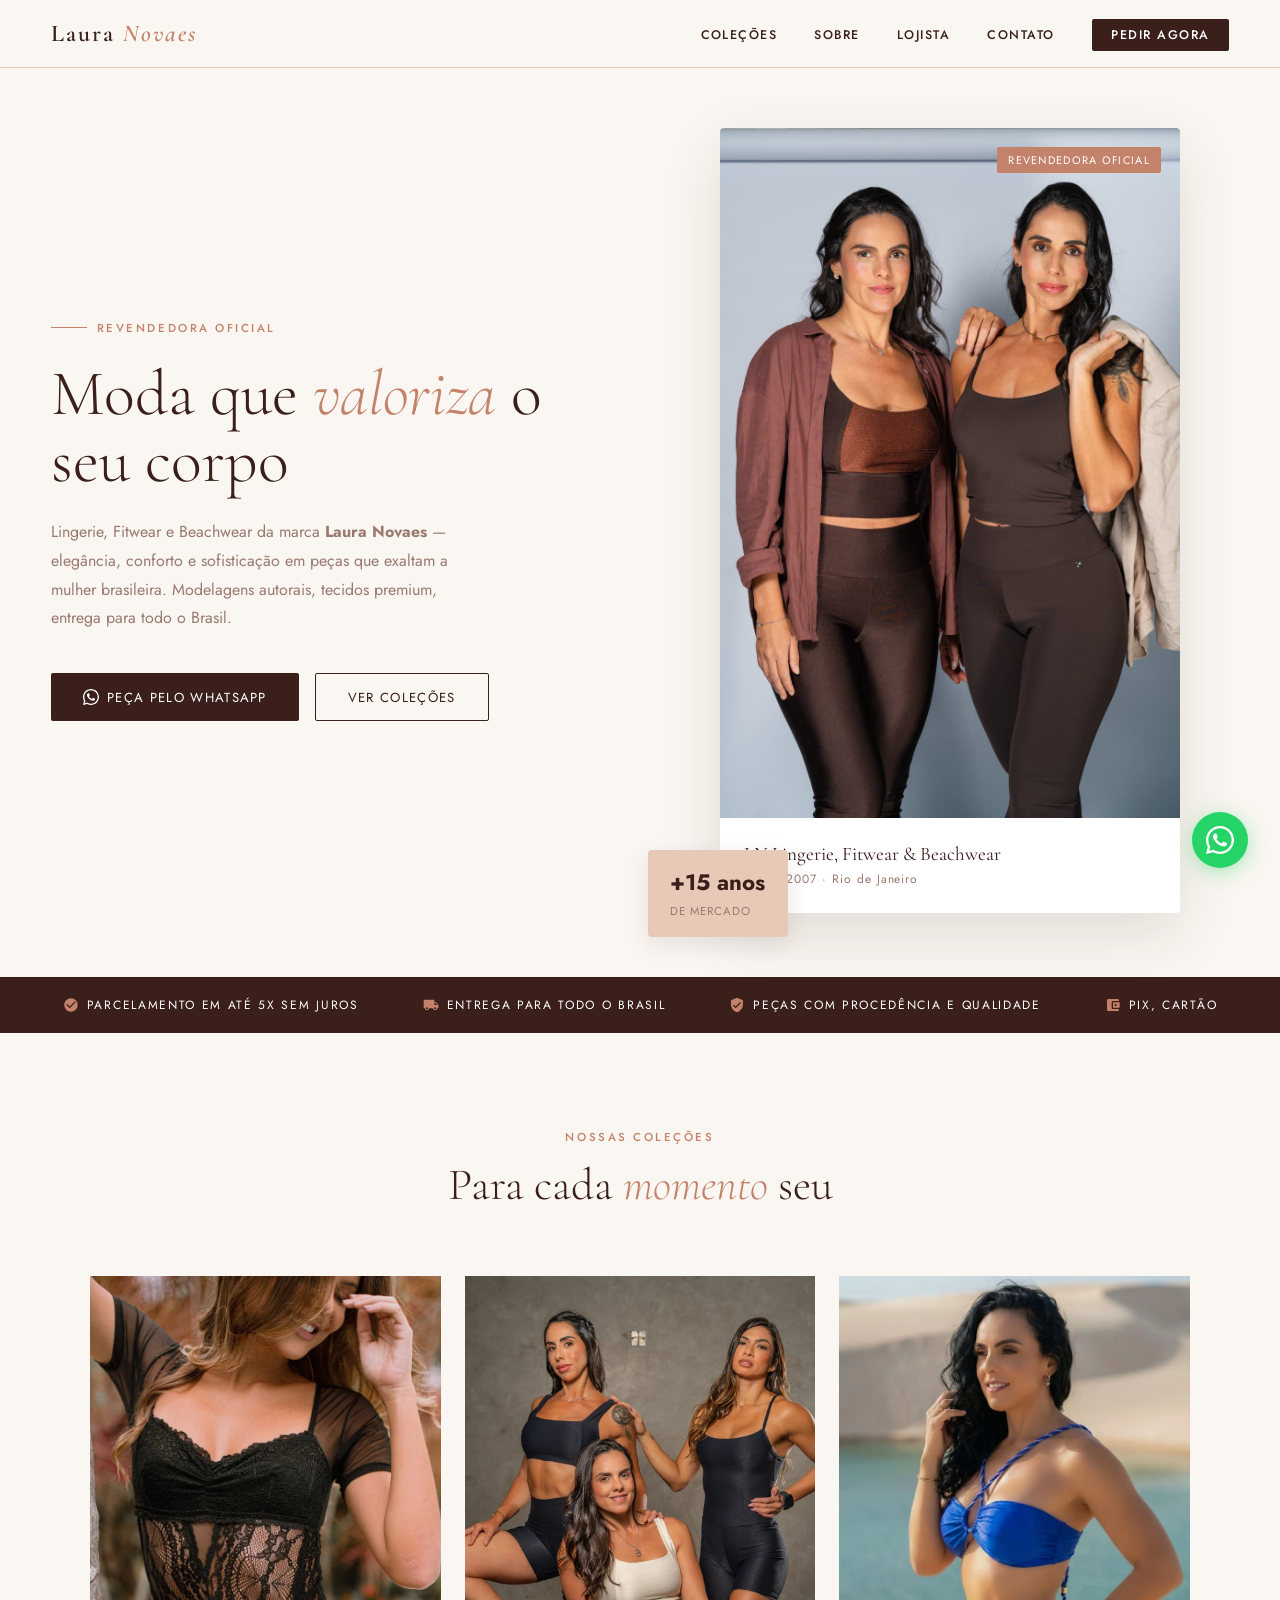
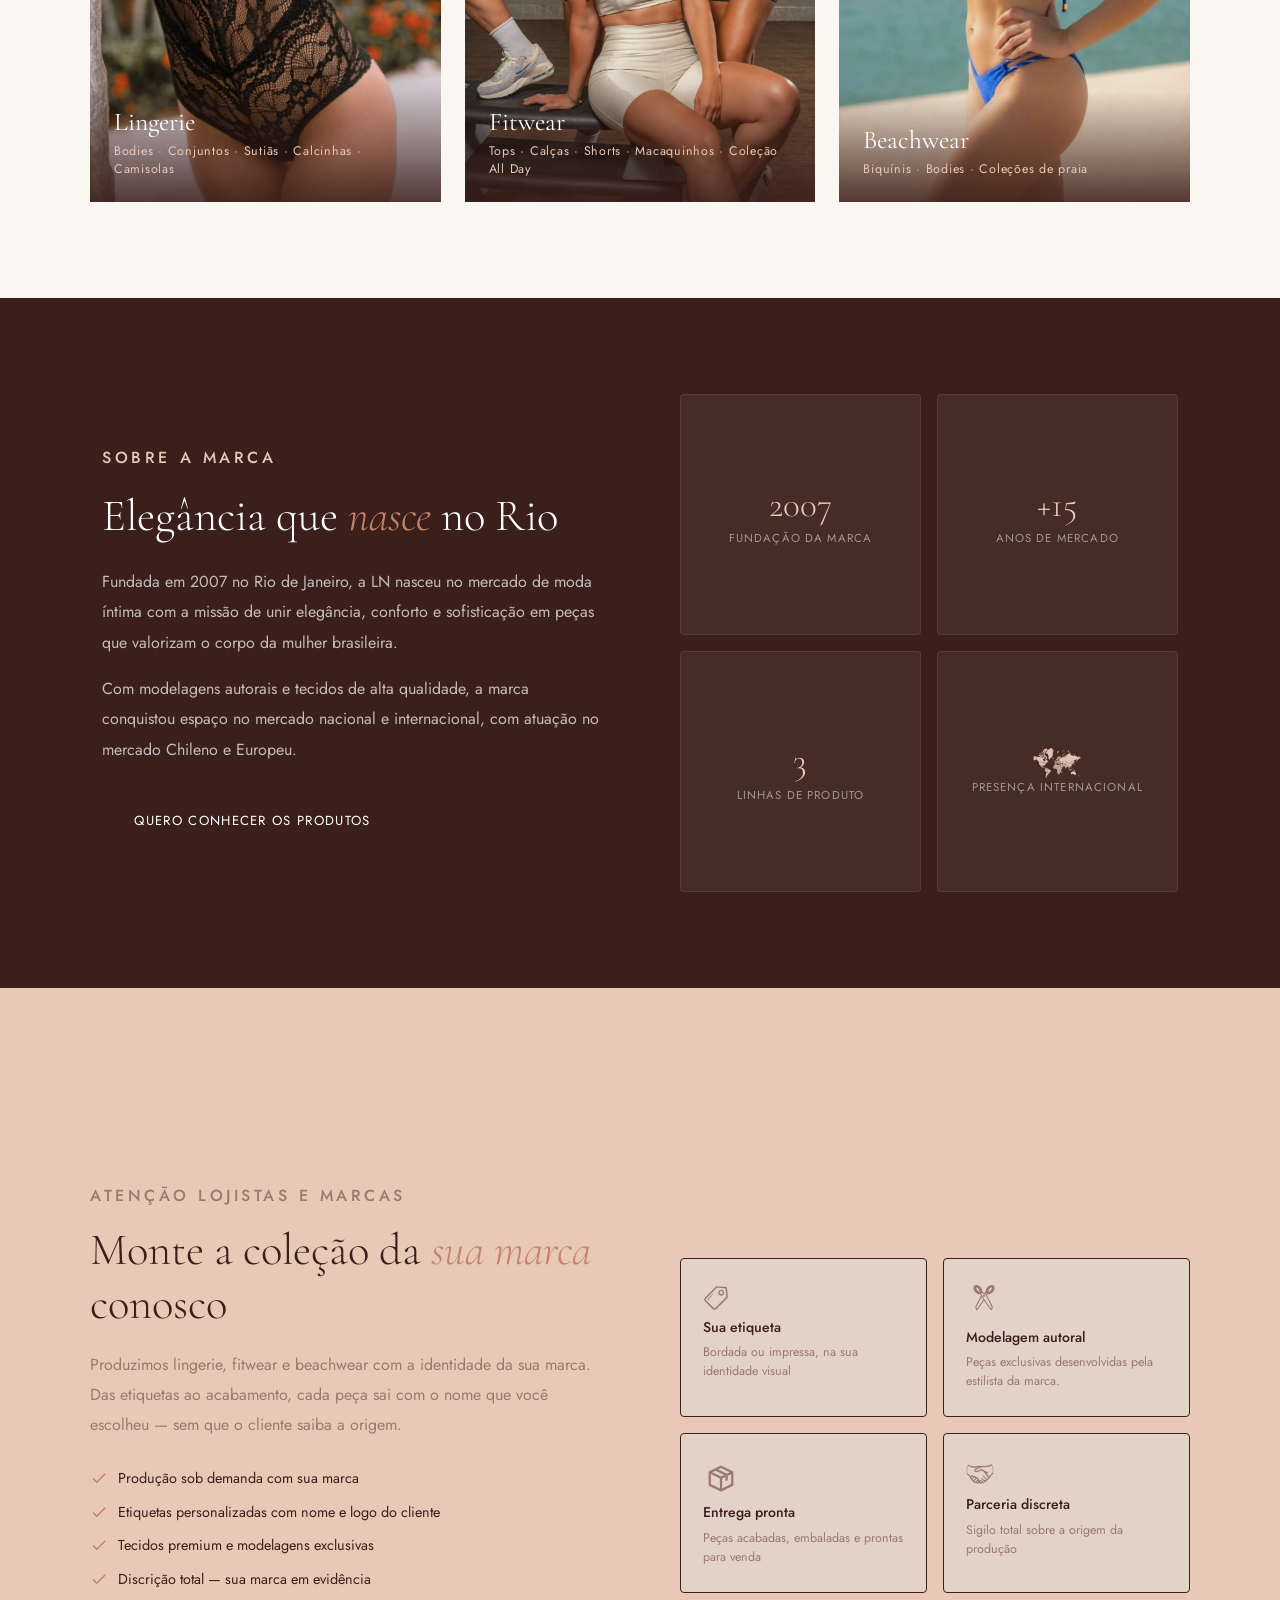
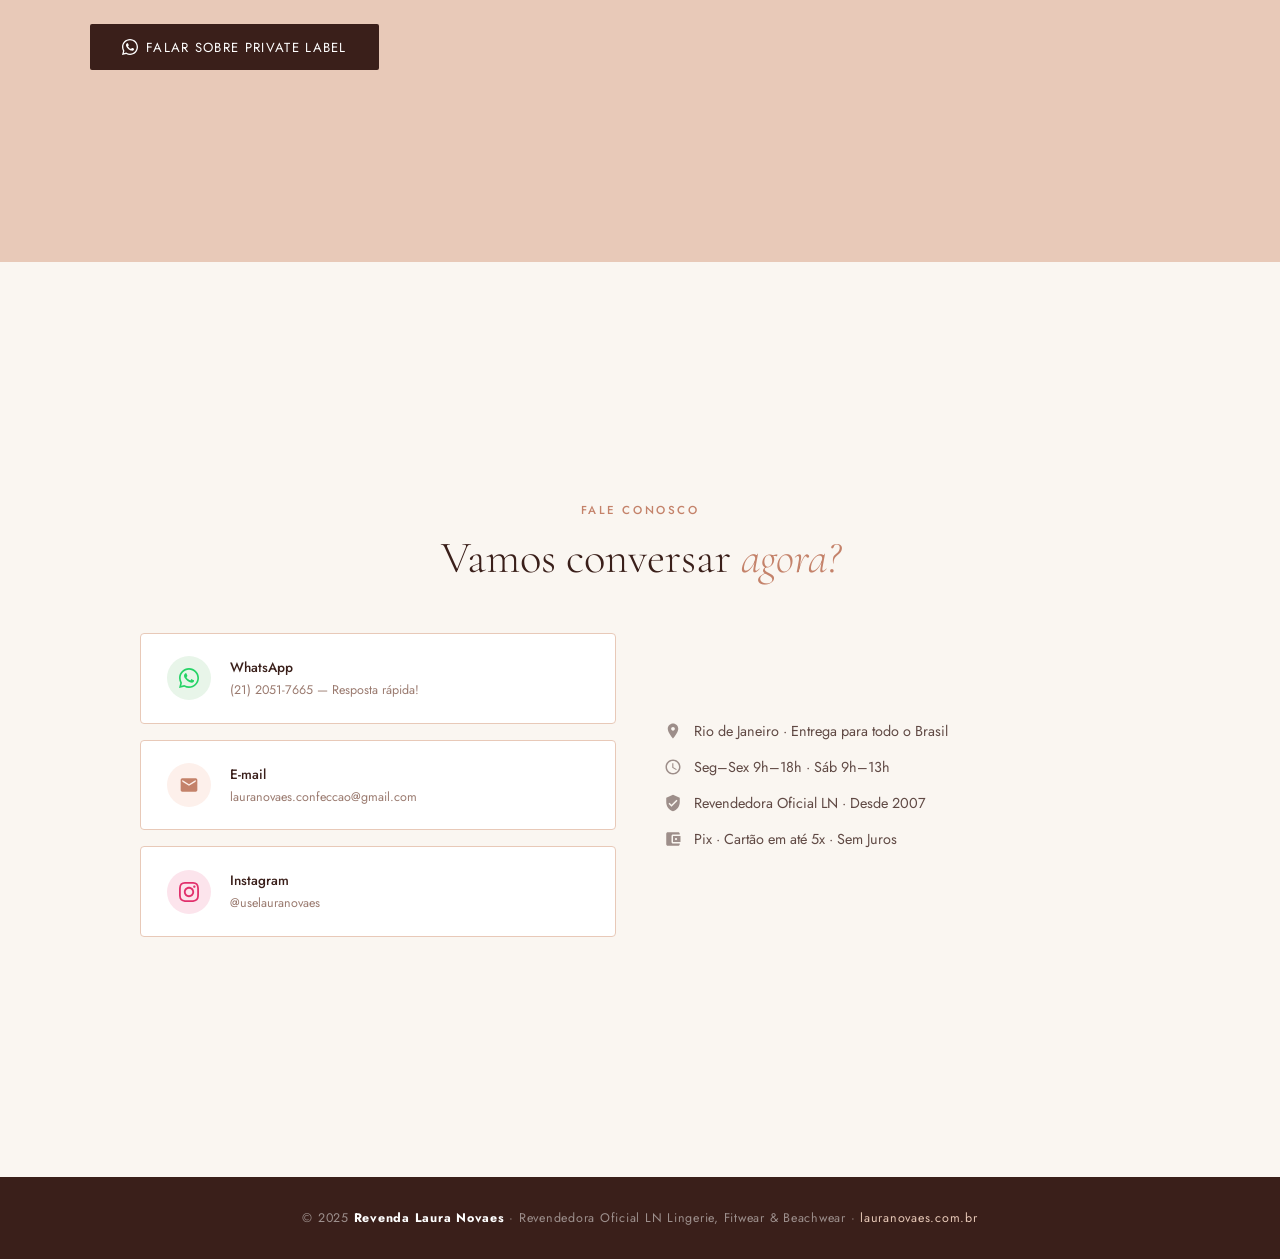
<file: index.html>
<!DOCTYPE html>
<html lang="pt-BR">
<head>
  <meta charset="UTF-8" />
  <meta name="viewport" content="width=device-width, initial-scale=1.0"/>
  <title>Revenda Laura Novaes | Lingerie, Fitwear & Beachwear</title>
  <link href="https://fonts.googleapis.com/css2?family=Cormorant+Garamond:ital,wght@0,300;0,400;0,600;1,300;1,400&family=Jost:wght@300;400;500&display=swap" rel="stylesheet"/>
  <link rel="stylesheet" href="style.css">
  <link rel="icon" href="favicon.svg" type="image/x-icon">
</head>
<body>

<!-- HEADER -->
<header>
  <a href="#" class="logo">Laura <span>Novaes</span></a>
  <nav>
    <a href="#categorias">Coleções</a>
    <a href="#sobre">Sobre</a>
    <a href="#lojista">lojista</a>
    <a href="#contato">Contato</a>
    <a href="#contato" class="header-cta">Pedir agora</a>
  </nav>
</header>

<!-- HERO -->
<section class="hero">
  <div class="hero-text">
    <p class="hero-eyebrow fade-in">Revendedora Oficial</p>
    <h1 class="fade-in">Moda que <em>valoriza</em> o seu corpo</h1>
    <p class="hero-desc fade-in">
      Lingerie, Fitwear e Beachwear da marca <strong>Laura Novaes</strong> — elegância, conforto e sofisticação em peças que exaltam a mulher brasileira. Modelagens autorais, tecidos premium, entrega para todo o Brasil.
    </p>
    <div class="btn-group fade-in">
      <a href="https://api.whatsapp.com/send?phone=552120517665&text=&source=&data=&app_absent="
          class="btn-primary"
          target="_blank"
          rel="noopener noreferrer">
        <svg viewBox="0 0 24 24" fill="white" width="16" height="16"><path d="M17.472 14.382c-.297-.149-1.758-.867-2.03-.967-.273-.099-.471-.148-.67.15-.197.297-.767.966-.94 1.164-.173.199-.347.223-.644.075-.297-.15-1.255-.463-2.39-1.475-.883-.788-1.48-1.761-1.653-2.059-.173-.297-.018-.458.13-.606.134-.133.298-.347.446-.52.149-.174.198-.298.298-.497.099-.198.05-.371-.025-.52-.075-.149-.669-1.612-.916-2.207-.242-.579-.487-.5-.669-.51-.173-.008-.371-.01-.57-.01-.198 0-.52.074-.792.372-.272.297-1.04 1.016-1.04 2.479 0 1.462 1.065 2.875 1.213 3.074.149.198 2.096 3.2 5.077 4.487.709.306 1.262.489 1.694.625.712.227 1.36.195 1.871.118.571-.085 1.758-.719 2.006-1.413.248-.694.248-1.289.173-1.413-.074-.124-.272-.198-.57-.347z"/><path d="M12 0C5.373 0 0 5.373 0 12c0 2.136.558 4.142 1.533 5.878L0 24l6.302-1.503A11.94 11.94 0 0012 24c6.627 0 12-5.373 12-12S18.627 0 12 0zm0 22c-1.89 0-3.663-.5-5.19-1.376l-.372-.217-3.742.892.944-3.617-.24-.384A9.944 9.944 0 012 12C2 6.477 6.477 2 12 2s10 4.477 10 10-4.477 10-10 10z"/></svg>
        Peça pelo WhatsApp
      </a>
      <a href="#categorias" class="btn-secondary">Ver coleções</a>
    </div>
  </div>
  <div class="hero-visual fade-in">
    <div class="hero-card">
      <img src="./images/revendedora_oficial_laura_novaes.jpeg" class="cat-card-img" alt="Lingerie"/>      
      <span class="hero-card-badge">Revendedora oficial</span>

      <div class="hero-card-info">
        <p>LN Lingerie, Fitwear & Beachwear</p>
        <small>Desde 2007 · Rio de Janeiro</small>
      </div>
    </div>
    <div class="hero-float">
      <strong>+15 anos</strong>
      <span>de mercado</span>
    </div>
  </div>
</section>

<!-- STRIP -->
<div class="strip">
  <div class="strip-item">
    <svg viewBox="0 0 24 24"><path d="M12 2C6.48 2 2 6.48 2 12s4.48 10 10 10 10-4.48 10-10S17.52 2 12 2zm-2 15l-5-5 1.41-1.41L10 14.17l7.59-7.59L19 8l-9 9z"/></svg>
    Parcelamento em até 5x sem juros
  </div>
  <div class="strip-item">
    <svg viewBox="0 0 24 24"><path d="M20 8h-3V4H3c-1.1 0-2 .9-2 2v11h2c0 1.66 1.34 3 3 3s3-1.34 3-3h6c0 1.66 1.34 3 3 3s3-1.34 3-3h2v-5l-3-4zM6 18.5c-.83 0-1.5-.67-1.5-1.5s.67-1.5 1.5-1.5 1.5.67 1.5 1.5-.67 1.5-1.5 1.5zm13.5-9l1.96 2.5H17V9.5h2.5zm-1.5 9c-.83 0-1.5-.67-1.5-1.5s.67-1.5 1.5-1.5 1.5.67 1.5 1.5-.67 1.5-1.5 1.5z"/></svg>
    Entrega para todo o Brasil
  </div>
  <div class="strip-item">
    <svg viewBox="0 0 24 24"><path d="M12 1L3 5v6c0 5.55 3.84 10.74 9 12 5.16-1.26 9-6.45 9-12V5l-9-4zm-2 16l-4-4 1.41-1.41L10 14.17l6.59-6.59L18 9l-8 8z"/></svg>
    Peças com procedência e qualidade
  </div>
  <div class="strip-item">
    <svg viewBox="0 0 24 24"><path d="M21 18v1c0 1.1-.9 2-2 2H5c-1.11 0-2-.9-2-2V5c0-1.1.89-2 2-2h14c1.1 0 2 .9 2 2v1h-9c-1.11 0-2 .9-2 2v8c0 1.1.89 2 2 2h9zm-9-2h10V8H12v8zm4-2.5c-.83 0-1.5-.67-1.5-1.5s.67-1.5 1.5-1.5 1.5.67 1.5 1.5-.67 1.5-1.5 1.5z"/></svg>
    Pix, cartão
  </div>
</div>

<!-- CATEGORIAS -->
<section class="section" id="categorias">
  <div class="section-header">
    <p class="section-eyebrow">Nossas Coleções</p>
    <h2>Para cada <em>momento</em> seu</h2>
  </div>
  <div class="cat-grid">
    <a href="https://www.lauranovaes.com.br/lingerie" target="_blank">
      <div class="cat-card fade-in">
      <img src="./images/lingerie.webp" class="cat-card-img" alt="Lingerie"/>      
      <div class="cat-card-overlay">
        <h3>Lingerie</h3>
        <p>Bodies · Conjuntos · Sutiãs · Calcinhas · Camisolas</p>
      </div>
      </div>
    </a>
    <div class="cat-card fade-in">
      <a href="https://www.lauranovaes.com.br/fitwear" target="_blank">
        <img src="./images/fitwear.webp" class="cat-card-img" alt="Fitwear"/>
        <div class="cat-card-overlay">
          <h3>Fitwear</h3>
          <p>Tops · Calças · Shorts · Macaquinhos · Coleção All Day</p>
        </div>
      </a>
    </div>
    <div class="cat-card fade-in">
      <a href="https://www.lauranovaes.com.br/beachwear" target="_blank">
        <img src="./images/beachwear.webp" class="cat-card-img" alt="Beachwear"/>
        <div class="cat-card-overlay">
          <h3>Beachwear</h3>
          <p>Biquínis · Bodies · Coleções de praia</p>
        </div>
      </a>
    </div>
  </div>
</section>

<!-- SOBRE -->
<section class="sobre" id="sobre">
  <div class="sobre-text">
    <p class="section-eyebrow">Sobre a marca</p>
    <h2>Elegância que <em>nasce</em> no Rio</h2>
    <p>Fundada em 2007 no Rio de Janeiro, a LN nasceu no mercado de moda íntima com a missão de unir elegância, conforto e sofisticação em peças que valorizam o corpo da mulher brasileira.</p>
    <p>Com modelagens autorais e tecidos de alta qualidade, a marca conquistou espaço no mercado nacional e internacional, com atuação no mercado Chileno e Europeu.</p>
    <a href="#contato" class="btn-primary">Quero conhecer os produtos</a>
  </div>
  <div class="sobre-visual">
    <div class="sobre-tile fade-in">
      <strong>2007</strong>
      <span>Fundação da marca</span>
    </div>
    <div class="sobre-tile fade-in">
      <strong>+15</strong>
      <span>Anos de mercado</span>
    </div>
    <div class="sobre-tile fade-in">
      <strong>3</strong>
      <span>Linhas de produto</span>
    </div>
    <div class="sobre-tile fade-in">
      <img src="./images/world_ln.svg" class="sobre-tile-icon" style="width: 25%" alt="Presença Internacional" />
      <span>Presença internacional</span>
    </div>
  </div>
</section>

<!-- PRIVATE LABEL -->
<section class="lojista" id="lojista">
  <div class="pl-content">
    <div class="pl-text">
      <p class="section-eyebrow">Atenção lojistas e marcas</p>
      <h2>Monte a coleção da <em>sua marca</em> conosco</h2>
      <p>Produzimos lingerie, fitwear e beachwear com a identidade da sua marca. Das etiquetas ao acabamento, cada peça sai com o nome que você escolheu — sem que o cliente saiba a origem.</p>
      <ul class="pl-list">
        <li>
          <svg viewBox="0 0 24 24" width="18" height="18" fill="currentColor"><path d="M9 16.17L4.83 12l-1.42 1.41L9 19 21 7l-1.41-1.41z"/></svg>
          Produção sob demanda com sua marca
        </li>
        <li>
          <svg viewBox="0 0 24 24" width="18" height="18" fill="currentColor"><path d="M9 16.17L4.83 12l-1.42 1.41L9 19 21 7l-1.41-1.41z"/></svg>
          Etiquetas personalizadas com nome e logo do cliente
        </li>
        <li>
          <svg viewBox="0 0 24 24" width="18" height="18" fill="currentColor"><path d="M9 16.17L4.83 12l-1.42 1.41L9 19 21 7l-1.41-1.41z"/></svg>
          Tecidos premium e modelagens exclusivas
        </li>
        <li>
          <svg viewBox="0 0 24 24" width="18" height="18" fill="currentColor"><path d="M9 16.17L4.83 12l-1.42 1.41L9 19 21 7l-1.41-1.41z"/></svg>
          Discrição total — sua marca em evidência
        </li>
      </ul>
      <a href="https://api.whatsapp.com/send?phone=552120517665&text=Olá! Tenho interesse em Private Label." class="btn-primary" target="_blank" rel="noopener noreferrer">
        <svg viewBox="0 0 24 24" fill="white" width="16" height="16"><path d="M17.472 14.382c-.297-.149-1.758-.867-2.03-.967-.273-.099-.471-.148-.67.15-.197.297-.767.966-.94 1.164-.173.199-.347.223-.644.075-.297-.15-1.255-.463-2.39-1.475-.883-.788-1.48-1.761-1.653-2.059-.173-.297-.018-.458.13-.606.134-.133.298-.347.446-.52.149-.174.198-.298.298-.497.099-.198.05-.371-.025-.52-.075-.149-.669-1.612-.916-2.207-.242-.579-.487-.5-.669-.51-.173-.008-.371-.01-.57-.01-.198 0-.52.074-.792.372-.272.297-1.04 1.016-1.04 2.479 0 1.462 1.065 2.875 1.213 3.074.149.198 2.096 3.2 5.077 4.487.709.306 1.262.489 1.694.625.712.227 1.36.195 1.871.118.571-.085 1.758-.719 2.006-1.413.248-.694.248-1.289.173-1.413-.074-.124-.272-.198-.57-.347z"/><path d="M12 0C5.373 0 0 5.373 0 12c0 2.136.558 4.142 1.533 5.878L0 24l6.302-1.503A11.94 11.94 0 0012 24c6.627 0 12-5.373 12-12S18.627 0 12 0zm0 22c-1.89 0-3.663-.5-5.19-1.376l-.372-.217-3.742.892.944-3.617-.24-.384A9.944 9.944 0 012 12C2 6.477 6.477 2 12 2s10 4.477 10 10-4.477 10-10 10z"/></svg>
        Falar sobre Private Label
      </a>
    </div>
    <div class="pl-cards">
      <div class="pl-card">
        <img src="./images/sale-svgrepo-r-muted.svg" class="pl-card-icon" style="width: 13%" alt="Presença Internacional" />
        <strong>Sua etiqueta</strong>
        <p>Bordada ou impressa, na sua identidade visual</p>
      </div>
      <div class="pl-card">
        <img src="./images/cut-v-muted.svg" class="pl-card-icon" style="width: 18%" alt="Modelagem Autoral" />
        <strong>Modelagem autoral</strong>
        <p>Peças exclusivas desenvolvidas pela estilista da marca.</p>
      </div>
      <div class="pl-card">
        <img src="./images/box-muted.svg" class="pl-card-icon" style="width: 18%" alt="Entrega Pronta" />
        <strong>Entrega pronta</strong>
        <p>Peças acabadas, embaladas e prontas para venda</p>
      </div>
      <div class="pl-card">
        <img src="./images/handshake-medium.svg" class="pl-card-icon" style="width: 14%" alt="Parceria Discreta" />
        <strong>Parceria discreta</strong>
        <p>Sigilo total sobre a origem da produção</p>
      </div>
    </div>
  </div>
</section>

<!-- CONTATO -->
<section class="section contato" id="contato">
  <div class="section-header">
    <p class="section-eyebrow">Fale Conosco</p>
    <h2>Vamos conversar <em>agora?</em></h2>
  </div>
  <div class="contato-grid">

    <!-- CANAIS -->
    <div class="contact-channels">
      <a href="https://api.whatsapp.com/send?phone=552120517665&text=&source=&data=&app_absent=" class="channel-card" target="_blank" rel="noopener noreferrer">
        <div class="channel-icon wpp">
          <svg viewBox="0 0 24 24" fill="#25d366"><path d="M17.472 14.382c-.297-.149-1.758-.867-2.03-.967-.273-.099-.471-.148-.67.15-.197.297-.767.966-.94 1.164-.173.199-.347.223-.644.075-.297-.15-1.255-.463-2.39-1.475-.883-.788-1.48-1.761-1.653-2.059-.173-.297-.018-.458.13-.606.134-.133.298-.347.446-.52.149-.174.198-.298.298-.497.099-.198.05-.371-.025-.52-.075-.149-.669-1.612-.916-2.207-.242-.579-.487-.5-.669-.51-.173-.008-.371-.01-.57-.01-.198 0-.52.074-.792.372-.272.297-1.04 1.016-1.04 2.479 0 1.462 1.065 2.875 1.213 3.074.149.198 2.096 3.2 5.077 4.487.709.306 1.262.489 1.694.625.712.227 1.36.195 1.871.118.571-.085 1.758-.719 2.006-1.413.248-.694.248-1.289.173-1.413-.074-.124-.272-.198-.57-.347z"/><path d="M12 0C5.373 0 0 5.373 0 12c0 2.136.558 4.142 1.533 5.878L0 24l6.302-1.503A11.94 11.94 0 0012 24c6.627 0 12-5.373 12-12S18.627 0 12 0zm0 22c-1.89 0-3.663-.5-5.19-1.376l-.372-.217-3.742.892.944-3.617-.24-.384A9.944 9.944 0 012 12C2 6.477 6.477 2 12 2s10 4.477 10 10-4.477 10-10 10z"/></svg>
        </div>
        <div class="channel-info">
          <strong>WhatsApp</strong>
          <span>(21) 2051-7665 — Resposta rápida!</span>
        </div>
      </a>

      <a href="mailto:lauranovaes.confeccao@gmail.com" class="channel-card">
        <div class="channel-icon email">
          <svg viewBox="0 0 24 24" fill="#c4826a"><path d="M20 4H4c-1.1 0-2 .9-2 2v12c0 1.1.9 2 2 2h16c1.1 0 2-.9 2-2V6c0-1.1-.9-2-2-2zm0 4l-8 5-8-5V6l8 5 8-5v2z"/></svg>
        </div>
        <div class="channel-info">
          <strong>E-mail</strong>
          <span>lauranovaes.confeccao@gmail.com</span>
        </div>
      </a>

      <a href="https://www.instagram.com/uselauranovaes/" class="channel-card" target="_blank" rel="noopener noreferrer">
        <div class="channel-icon ig">
          <svg viewBox="0 0 24 24" fill="#e1306c"><path d="M12 2.163c3.204 0 3.584.012 4.85.07 3.252.148 4.771 1.691 4.919 4.919.058 1.265.069 1.645.069 4.849 0 3.205-.012 3.584-.069 4.849-.149 3.225-1.664 4.771-4.919 4.919-1.266.058-1.644.07-4.85.07-3.204 0-3.584-.012-4.849-.07-3.26-.149-4.771-1.699-4.919-4.92-.058-1.265-.07-1.644-.07-4.849 0-3.204.013-3.583.07-4.849.149-3.227 1.664-4.771 4.919-4.919 1.266-.057 1.645-.069 4.849-.069zm0-2.163c-3.259 0-3.667.014-4.947.072-4.358.2-6.78 2.618-6.98 6.98-.059 1.281-.073 1.689-.073 4.948 0 3.259.014 3.668.072 4.948.2 4.358 2.618 6.78 6.98 6.98 1.281.058 1.689.072 4.948.072 3.259 0 3.668-.014 4.948-.072 4.354-.2 6.782-2.618 6.979-6.98.059-1.28.073-1.689.073-4.948 0-3.259-.014-3.667-.072-4.947-.196-4.354-2.617-6.78-6.979-6.98-1.281-.059-1.69-.073-4.949-.073zm0 5.838c-3.403 0-6.162 2.759-6.162 6.162s2.759 6.163 6.162 6.163 6.162-2.759 6.162-6.163c0-3.403-2.759-6.162-6.162-6.162zm0 10.162c-2.209 0-4-1.79-4-4 0-2.209 1.791-4 4-4s4 1.791 4 4c0 2.21-1.791 4-4 4zm6.406-11.845c-.796 0-1.441.645-1.441 1.44s.645 1.44 1.441 1.44c.795 0 1.439-.645 1.439-1.44s-.644-1.44-1.439-1.44z"/></svg>
        </div>
        <div class="channel-info">
          <strong>Instagram</strong>
          <span>@uselauranovaes</span>
        </div>
      </a>
    </div>

    <!-- INFO BLOCK -->
    <div class="contato-info">
      <ul class="contato-details">
        <li>
          <svg viewBox="0 0 24 24" width="18" height="18"><path d="M12 2C8.13 2 5 5.13 5 9c0 5.25 7 13 7 13s7-7.75 7-13c0-3.87-3.13-7-7-7zm0 9.5c-1.38 0-2.5-1.12-2.5-2.5s1.12-2.5 2.5-2.5 2.5 1.12 2.5 2.5-1.12 2.5-2.5 2.5z"/></svg>
          <span>Rio de Janeiro · Entrega para todo o Brasil</span>
        </li>
        <li>
          <svg viewBox="0 0 24 24" width="18" height="18"><path d="M11.99 2C6.47 2 2 6.48 2 12s4.47 10 9.99 10C17.52 22 22 17.52 22 12S17.52 2 11.99 2zM12 20c-4.42 0-8-3.58-8-8s3.58-8 8-8 8 3.58 8 8-3.58 8-8 8zm.5-13H11v6l5.25 3.15.75-1.23-4.5-2.67V7z"/></svg>
          <span>Seg–Sex 9h–18h · Sáb 9h–13h</span>
        </li>
        <li>
          <svg viewBox="0 0 24 24" width="18" height="18"><path d="M12 1L3 5v6c0 5.55 3.84 10.74 9 12 5.16-1.26 9-6.45 9-12V5l-9-4zm-2 16l-4-4 1.41-1.41L10 14.17l6.59-6.59L18 9l-8 8z"/></svg>
          <span>Revendedora Oficial LN · Desde 2007</span>
        </li>
        <li>
          <svg viewBox="0 0 24 24" width="18" height="18"><path d="M21 18v1c0 1.1-.9 2-2 2H5c-1.11 0-2-.9-2-2V5c0-1.1.89-2 2-2h14c1.1 0 2 .9 2 2v1h-9c-1.11 0-2 .9-2 2v8c0 1.1.89 2 2 2h9zm-9-2h10V8H12v8zm4-2.5c-.83 0-1.5-.67-1.5-1.5s.67-1.5 1.5-1.5 1.5.67 1.5 1.5-.67 1.5-1.5 1.5z"/></svg>
          <span>Pix · Cartão em até 5x · Sem Juros</span>
        </li>
      </ul>
    </div>

  </div>
</section>

<!-- FOOTER -->
<footer>
  <p>© 2025 <strong>Revenda Laura Novaes</strong> · Revendedora Oficial LN Lingerie, Fitwear & Beachwear ·
  <a href="https://www.lauranovaes.com.br" target="_blank" rel="noopener noreferrer">lauranovaes.com.br</a></p>
</footer>

<!-- WHATSAPP FLUTUANTE -->
<a href="https://api.whatsapp.com/send?phone=552120517665&text=&source=&data=&app_absent=" class="wpp-float" title="Fale pelo WhatsApp" target="_blank" rel="noopener noreferrer">
  <svg viewBox="0 0 24 24"><path d="M17.472 14.382c-.297-.149-1.758-.867-2.03-.967-.273-.099-.471-.148-.67.15-.197.297-.767.966-.94 1.164-.173.199-.347.223-.644.075-.297-.15-1.255-.463-2.39-1.475-.883-.788-1.48-1.761-1.653-2.059-.173-.297-.018-.458.13-.606.134-.133.298-.347.446-.52.149-.174.198-.298.298-.497.099-.198.05-.371-.025-.52-.075-.149-.669-1.612-.916-2.207-.242-.579-.487-.5-.669-.51-.173-.008-.371-.01-.57-.01-.198 0-.52.074-.792.372-.272.297-1.04 1.016-1.04 2.479 0 1.462 1.065 2.875 1.213 3.074.149.198 2.096 3.2 5.077 4.487.709.306 1.262.489 1.694.625.712.227 1.36.195 1.871.118.571-.085 1.758-.719 2.006-1.413.248-.694.248-1.289.173-1.413-.074-.124-.272-.198-.57-.347z"/><path d="M12 0C5.373 0 0 5.373 0 12c0 2.136.558 4.142 1.533 5.878L0 24l6.302-1.503A11.94 11.94 0 0012 24c6.627 0 12-5.373 12-12S18.627 0 12 0zm0 22c-1.89 0-3.663-.5-5.19-1.376l-.372-.217-3.742.892.944-3.617-.24-.384A9.944 9.944 0 012 12C2 6.477 6.477 2 12 2s10 4.477 10 10-4.477 10-10 10z"/></svg>
</a>

<script>
  // Fade-in on scroll
  const observer = new IntersectionObserver((entries) => {
    entries.forEach(e => {
      if (e.isIntersecting) {
        e.target.style.opacity = '1';
        e.target.style.transform = 'translateY(0)';
        e.target.style.transition = 'opacity .7s ease, transform .7s ease';
      }
    });
  }, { threshold: 0.15 });

  document.querySelectorAll('.fade-in').forEach(el => {
    el.style.opacity = '0';
    el.style.transform = 'translateY(24px)';
    observer.observe(el);
  });
</script>
</body>
</html>
</file>
<file: style.css>
:root {
      --cream: #faf6f1;
      --blush: #e8c9b8;
      --rose:  #c4826a;
      --deep:  #3a1f1a;
      --muted: #9a7a6f;
      --white: #ffffff;
      --sand: #f2e6dd;
      --PaleTaupe: #e3d2c8;
      --Seashell: #fdf0eb;
    }

    *, *::before, *::after { box-sizing: border-box; margin: 0; padding: 0; }

    html { scroll-behavior: smooth; }

    body {
      font-family: 'Jost', sans-serif;
      background: var(--cream);
      color: var(--deep);
      overflow-x: hidden;
    }

    /* ── HEADER ── */
    header {
      position: fixed; top: 0; left: 0; right: 0; z-index: 100;
      display: flex; align-items: center; justify-content: space-between;
      padding: 1.2rem 4vw;
      background: rgba(250,246,241,0.92);
      backdrop-filter: blur(12px);
      border-bottom: 1px solid var(--blush);
    }
    .logo {
      font-family: 'Cormorant Garamond', serif;
      font-size: 1.5rem; font-weight: 600; letter-spacing: 0.08em;
      color: var(--deep); text-decoration: none;
    }
    .logo span { color: var(--rose); font-style: italic; }
    nav a {
      font-size: 0.78rem; font-weight: 500; letter-spacing: 0.12em;
      text-transform: uppercase; color: var(--deep);
      text-decoration: none; margin-left: 2rem;
      transition: color .2s;
    }
    nav a:hover { color: var(--rose); }
    .header-cta {
      background: var(--deep); color: var(--white) !important;
      padding: .45rem 1.2rem; border-radius: 2px;
      margin-left: 2rem !important;
    }
    .header-cta:hover { background: var(--rose) !important; color: var(--white) !important; }

    /* ── HERO ── */
    .hero {
      min-height: 100vh;
      display: grid; grid-template-columns: 1fr 1fr; align-items: center;
      padding: 8rem 4vw 4rem;
      gap: 4rem;
    }
    .hero-text { max-width: 520px; }
    .hero-eyebrow {
      font-size: 0.72rem; letter-spacing: 0.22em; text-transform: uppercase;
      color: var(--rose); font-weight: 500;
      display: flex; align-items: center; gap: .6rem; margin-bottom: 1.5rem;
    }
    .hero-eyebrow::before {
      content: ''; display: block; width: 36px; height: 1px; background: var(--rose);
    }
    h1 {
      font-family: 'Cormorant Garamond', serif;
      font-size: clamp(3rem, 5vw, 5rem);
      font-weight: 300; line-height: 1.05;
      color: var(--deep); margin-bottom: 1.5rem;
    }
    h1 em { font-style: italic; color: var(--rose); }
    .hero-desc {
      font-size: 1rem; line-height: 1.8; color: var(--muted);
      margin-bottom: 2.5rem; max-width: 400px;
    }
    .btn-group { display: flex; gap: 1rem; flex-wrap: wrap; }
    .btn-primary {
      display: inline-flex; align-items: center; gap: .5rem;
      background: var(--deep); color: var(--white);
      padding: .85rem 2rem; font-size: 0.82rem;
      letter-spacing: 0.1em; text-transform: uppercase;
      text-decoration: none; border-radius: 2px;
      transition: background .25s, transform .2s;
    }
    .btn-primary:hover { background: var(--rose); transform: translateY(-2px); }
    .btn-secondary {
      display: inline-flex; align-items: center; gap: .5rem;
      border: 1px solid var(--deep); color: var(--deep);
      padding: .85rem 2rem; font-size: 0.82rem;
      letter-spacing: 0.1em; text-transform: uppercase;
      text-decoration: none; border-radius: 2px;
      transition: background .25s, color .25s, transform .2s;
    }
    .btn-secondary:hover { background: var(--deep); color: var(--white); transform: translateY(-2px); }

    .hero-visual {
      position: relative; display: flex;
      justify-content: center; align-items: center;
    }
    .hero-card {
      width: 100%; max-width: 460px;
      background: var(--white);
      border-radius: 4px;
      overflow: hidden;
      box-shadow: 0 20px 60px rgba(58,31,26,.12);
      position: relative;
    }
    .hero-card-img {
      width: 100%; aspect-ratio: 3/4;
      background: linear-gradient(135deg, #e8c9b8 0%, #f2ddd3 40%, #c4826a 100%);
      display: flex; align-items: center; justify-content: center;
      font-family: 'Cormorant Garamond', serif;
      font-size: 5rem; color: rgba(255,255,255,0.4);
      font-style: italic;
    }
    .hero-card-badge {
      position: absolute; top: 1.2rem; right: 1.2rem;
      background: var(--rose); color: white;
      font-size: 0.68rem; letter-spacing: 0.12em; text-transform: uppercase;
      padding: .3rem .7rem; border-radius: 2px;
    }
    .hero-card-info {
      padding: 1.5rem;
    }
    .hero-card-info p {
      font-family: 'Cormorant Garamond', serif;
      font-size: 1.2rem; color: var(--deep);
    }
    .hero-card-info small {
      font-size: 0.75rem; color: var(--muted); letter-spacing: 0.08em;
    }
    .hero-float {
      position: absolute; bottom: -1.5rem; left: -1.5rem;
      background: var(--blush); border-radius: 4px;
      padding: 1rem 1.4rem;
      box-shadow: 0 8px 24px rgba(58,31,26,.1);
    }
    .hero-float strong { display: block; font-size: 1.4rem; color: var(--deep); }
    .hero-float span { font-size: 0.72rem; color: var(--muted); letter-spacing: 0.08em; text-transform: uppercase; }

    /* ── STRIP ── */
    .strip {
      background: var(--deep); color: var(--white);
      display: flex; justify-content: center; gap: 4rem;
      padding: 1.2rem 4vw; flex-wrap: wrap;
      font-size: 0.75rem; letter-spacing: 0.14em; text-transform: uppercase;
    }
    .strip-item { display: flex; align-items: center; gap: .5rem; }
    .strip-item svg { width: 16px; height: 16px; fill: var(--rose); }

    /* ── CATEGORIAS ── */
    .section { padding: 6rem 4vw; }
    .section-header { text-align: center; margin-bottom: 4rem; }
    .section-eyebrow {
      font-size: 0.72rem; letter-spacing: 0.22em; text-transform: uppercase;
      color: var(--rose); font-weight: 500; margin-bottom: .8rem;
    }
    h2 {
      font-family: 'Cormorant Garamond', serif;
      font-size: clamp(2rem, 3.5vw, 3.2rem);
      font-weight: 300; color: var(--deep);
    }
    h2 em { font-style: italic; color: var(--rose); }

    .cat-grid {
      display: grid; grid-template-columns: repeat(3, 1fr); gap: 1.5rem;
      max-width: 1100px; margin: 0 auto;
    }
    .cat-card .cat-card-img {
    transition: transform .5s ease;
    }
    .cat-card:hover .cat-card-img {
      transform: scale(1.06);
    }

    .cat-card-img {
      width: 100%;
      aspect-ratio: 2/3;
      object-fit: cover;
      object-position: center;
      display: block;
    }
    .cat-card:nth-child(1) .cat-card-img { background: linear-gradient(160deg,#f2ddd3,#e8c9b8); }
    .cat-card:nth-child(2) .cat-card-img { background: linear-gradient(160deg,#d4e8e0,#b8d4cc); }
    .cat-card:nth-child(3) .cat-card-img { background: linear-gradient(160deg,#d8d4e8,#c4bcd4); }
    .cat-card-overlay {
      position: absolute; bottom: 0; left: 0; right: 0;
      background: linear-gradient(0deg, rgba(58,31,26,.85) 0%, transparent 100%);
      padding: 2rem 1.5rem 1.5rem;
      color: var(--white);
    }

    .cat-card .cat-card-overlay {
      transition: background .5s ease, padding-bottom .5s ease;
    }
    .cat-card:hover .cat-card-overlay {
      background: linear-gradient(0deg, rgba(58,31,26,.95) 0%, transparent 100%);
      padding-bottom: 2.2rem;
    }
    .cat-card-overlay h3 {
      font-family: 'Cormorant Garamond', serif;
      font-size: 1.6rem; font-weight: 400; margin-bottom: .3rem;
    }
    .cat-card-overlay p { font-size: 0.78rem; color: var(--blush); letter-spacing: 0.06em; }

    /* ── SOBRE ── */
    .sobre {
      background: var(--deep); color: var(--white);
      display: grid; grid-template-columns: 1fr 1fr;
      align-items: center; gap: 5rem;
      padding: 6rem 8vw;
    }
    .sobre-text .section-eyebrow { color: var(--blush); }
    .sobre-text h2 { color: var(--white); margin-bottom: 1.5rem; }
    .sobre-text p {
      font-size: 1rem; line-height: 1.9; color: rgba(255,255,255,.7);
      margin-bottom: 1rem;
    }
    .sobre-text p:last-of-type { margin-bottom: 2rem; }
    .sobre-visual {
      display: grid; grid-template-columns: 1fr 1fr; gap: 1rem;
    }
    .sobre-tile {
      aspect-ratio: 1; border-radius: 4px;
      background: rgba(255,255,255,.06);
      display: flex; flex-direction: column;
      align-items: center; justify-content: center;
      text-align: center; padding: 1.5rem;
      border: 1px solid rgba(255,255,255,.08);
    }
    .sobre-tile strong {
      font-family: 'Cormorant Garamond', serif;
      font-size: 2.2rem; font-weight: 300; color: var(--blush);
      display: block; margin-bottom: .3rem;
    }
    .sobre-tile span { font-size: 0.72rem; letter-spacing: 0.1em; text-transform: uppercase; color: rgba(255,255,255,.5); }

    /* ── CONTATO ── */
    .contato { padding: 15rem 4vw; background: var(--cream);}
    .contato .section-header { margin-bottom: 3rem; }
    .contato-grid {
      display: grid; grid-template-columns: 1fr 1fr; gap: 4rem;
      max-width: 1000px; margin: 0 auto;
      align-items: start;
    }
    .contact-channels { display: flex; flex-direction: column; gap: 1rem; }
    .channel-card {
      display: flex; align-items: center; gap: 1.2rem;
      padding: 1.4rem 1.6rem;
      background: var(--white); border-radius: 4px;
      border: 1px solid var(--blush);
      text-decoration: none; color: var(--deep);
      transition: border-color .2s, box-shadow .2s, transform .2s;
    }
    .channel-card:hover {
      border-color: var(--rose);
      box-shadow: 0 8px 24px rgba(196,130,106,.15);
      transform: translateX(4px);
    }
    .channel-icon {
      width: 44px; height: 44px; border-radius: 50%;
      display: flex; align-items: center; justify-content: center;
      flex-shrink: 0;
    }
    .channel-icon.wpp { background: #e8f5e9; }
    .channel-icon.ig  { background: #fce4ec; }
    .channel-icon.tel { background: #e3f2fd; }
    .channel-icon svg { width: 20px; height: 20px; }
    .channel-info strong { display: block; font-size: 0.85rem; font-weight: 500; }
    .channel-info span { font-size: 0.78rem; color: var(--muted); }

    /* form */
    .form-card {
      background: var(--white); border-radius: 4px;
      padding: 2.5rem; border: 1px solid var(--blush);
    }
    .form-card h3 {
      font-family: 'Cormorant Garamond', serif;
      font-size: 1.6rem; font-weight: 400; margin-bottom: 1.5rem;
    }
    .form-group { margin-bottom: 1.2rem; }
    .form-group label {
      display: block; font-size: 0.75rem; letter-spacing: 0.1em;
      text-transform: uppercase; color: var(--muted); margin-bottom: .4rem;
    }
    .form-group input,
    .form-group textarea,
    .form-group select {
      width: 100%; padding: .75rem 1rem;
      border: 1px solid var(--blush); border-radius: 2px;
      background: var(--cream); color: var(--deep);
      font-family: 'Jost', sans-serif; font-size: 0.9rem;
      transition: border-color .2s;
      outline: none;
    }
    .form-group input:focus,
    .form-group textarea:focus,
    .form-group select:focus { border-color: var(--rose); }
    .form-group textarea { resize: vertical; min-height: 100px; }
    .btn-submit {
      width: 100%; padding: 1rem;
      background: var(--deep); color: var(--white);
      border: none; border-radius: 2px; cursor: pointer;
      font-family: 'Jost', sans-serif; font-size: 0.82rem;
      letter-spacing: 0.14em; text-transform: uppercase;
      transition: background .25s;
    }
    .btn-submit:hover { background: var(--rose); }

    /* ── PRIVATE LABEL ── */
.lojista {
  background: var(--blush); /* era var(--blush) — agora um tom médio entre cream e blush */
  padding: 12rem 4vw;
  border-top: 1px solid var(--blush);
}
.pl-content {
  max-width: 1100px; margin: 0 auto;
  display: grid; grid-template-columns: 1fr 1fr;
  gap: 5rem; align-items: center;
}
.pl-text .section-eyebrow { margin-bottom: .8rem; }
.pl-text h2 { margin-bottom: 1.2rem; }
.pl-text > p {
  font-size: 1rem; line-height: 1.85; color: var(--muted);
  margin-bottom: 1.8rem;
}
.pl-list {
  list-style: none; padding: 0; margin: 0 0 2.2rem;
  display: flex; flex-direction: column; gap: .85rem;
}
.pl-list li {
  display: flex; align-items: center; gap: .65rem;
  font-size: 0.9rem; color: var(--deep);
}
.pl-list li svg { color: var(--rose); flex-shrink: 0; }
.pl-cards {
  display: grid; grid-template-columns: 1fr 1fr; gap: 1rem;
}
.pl-card {
  background: var(--PaleTaupe);
  border: 1px solid var(--deep);
  border-radius: 4px;
  padding: 1.6rem 1.4rem;
  display: flex; flex-direction: column; gap: .4rem;
  transition: border-color .2s, box-shadow .2s, transform .2s;
}
.pl-card:hover {
  border-color: var(--rose);
  box-shadow: 0 8px 24px rgba(196,130,106,.12);
  transform: translateY(-3px);
}
.pl-card-icon { font-size: 1.5rem; }
.pl-card strong { font-size: 0.88rem; font-weight: 500; color: var(--deep); }
.pl-card p { font-size: 0.78rem; color: var(--muted); line-height: 1.5; }

/* email channel icon */
.channel-icon.email { background: #fdf0eb; }

@media (max-width: 768px) {
  .pl-content { grid-template-columns: 1fr; gap: 3rem; }
  .pl-cards { grid-template-columns: 1fr 1fr; }
}

/* ── FOOTER ── */
    footer {
      background: var(--deep); color: rgba(255,255,255,.5);
      text-align: center; padding: 2rem 4vw;
      font-size: 0.78rem; letter-spacing: 0.06em;
    }
    footer a { color: var(--blush); text-decoration: none; }
    footer strong { color: var(--white); }

    /* ── WHATSAPP FLOAT ── */
    .wpp-float {
      position: fixed; bottom: 2rem; right: 2rem; z-index: 200;
      width: 56px; height: 56px; border-radius: 50%;
      background: #25d366;
      display: flex; align-items: center; justify-content: center;
      box-shadow: 0 4px 20px rgba(37,211,102,.4);
      text-decoration: none;
      animation: pulse 2s infinite;
      transition: transform .2s;
    }
    .wpp-float:hover { transform: scale(1.1); }
    .wpp-float svg { width: 28px; height: 28px; fill: white; }
    @keyframes pulse {
      0%,100% { box-shadow: 0 4px 20px rgba(37,211,102,.4); }
      50% { box-shadow: 0 4px 32px rgba(37,211,102,.7); }
    }

    /* ── ANIMATIONS ── */
    .fade-in {
      opacity: 0; transform: translateY(24px);
      animation: fadeUp .7s forwards;
    }
    @keyframes fadeUp {
      to { opacity: 1; transform: translateY(0); }
    }
    .fade-in:nth-child(1) { animation-delay: .1s; }
    .fade-in:nth-child(2) { animation-delay: .25s; }
    .fade-in:nth-child(3) { animation-delay: .4s; }

    /* ── RESPONSIVE ── */
    @media (max-width: 768px) {
      nav { display: none; }
      .hero { grid-template-columns: 1fr; padding-top: 7rem; gap: 2rem; }
      .hero-visual { display: none; }
      .cat-grid { grid-template-columns: 1fr; }
      .sobre { grid-template-columns: 1fr; gap: 3rem; padding: 4rem 6vw; }
      .contato-grid { grid-template-columns: 1fr; gap: 2.5rem; }
      .strip { gap: 1.5rem; }
    }

/* CONTATO — bloco de info */
.contato-grid {
  display: grid;
  grid-template-columns: 1fr 1fr;
  gap: 3rem;
  align-items: center;
}

.contato-info {
  display: flex;
  flex-direction: column;
  gap: 2rem;
}

.contato-quote {
  font-family: 'Cormorant Garamond', serif;
  font-size: 1.4rem;
  font-style: italic;
  font-weight: 300;
  line-height: 1.6;
  border-left: 2px solid var(--accent, #c9a96e); /* use sua variável de cor de destaque */
  padding-left: 1.25rem;
  margin: 0;
  color: inherit;
  opacity: 0.85;
}

.contato-details {
  list-style: none;
  padding: 0;
  margin: 0;
  display: flex;
  flex-direction: column;
  gap: 1rem;
}

.contato-details li {
  display: flex;
  align-items: flex-start;
  gap: 0.75rem;
  font-size: 0.9rem;
  opacity: 0.8;
}

.contato-details li svg {
  flex-shrink: 0;
  margin-top: 1px;
  fill: currentColor;
  opacity: 0.6;
}

.contact-channels {
  display: flex;
  flex-direction: column;
  gap: 1rem;
}

/* Responsivo */
@media (max-width: 768px) {
  .contato-grid {
    grid-template-columns: 1fr;
  }
}
</file>
